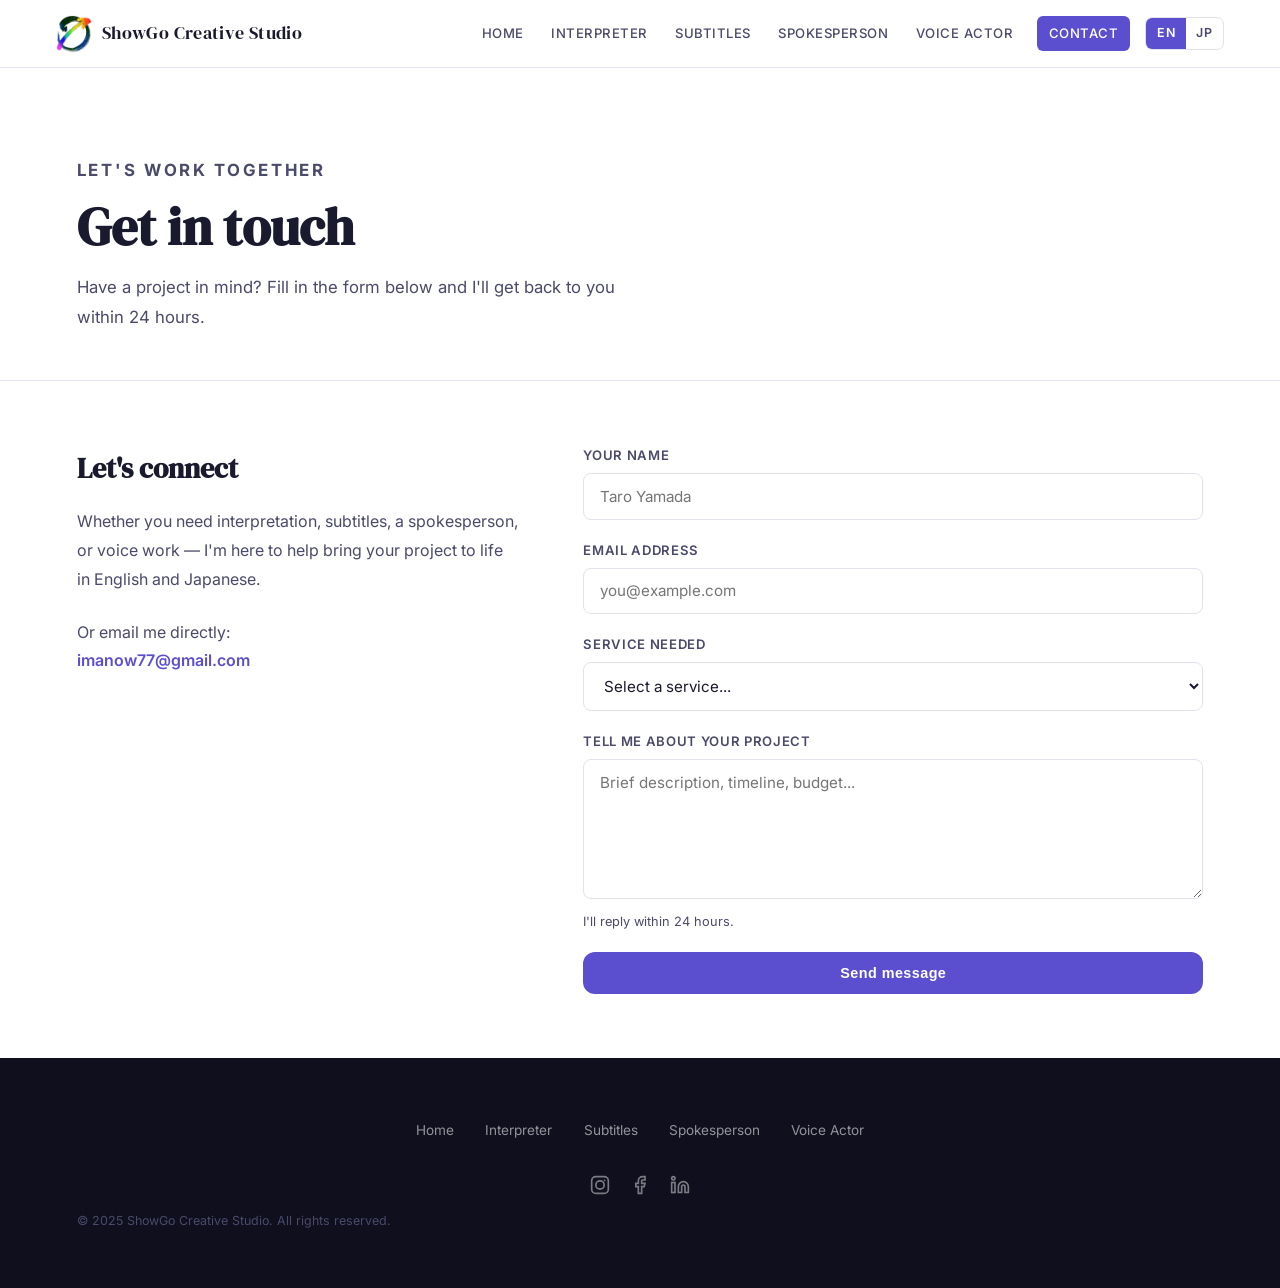
<file: contact.html>
<!DOCTYPE html>
<html lang="en">
<head>
<meta charset="UTF-8"/>
<meta name="viewport" content="width=device-width, initial-scale=1.0"/>
<title>ShowGo Creative Studio — Contact</title>
<link rel="preconnect" href="https://fonts.googleapis.com"/>
<link rel="preconnect" href="https://fonts.gstatic.com" crossorigin/>
<link href="https://fonts.googleapis.com/css2?family=DM+Serif+Display:ital@0;1&family=Inter:wght@400;500;600;700&display=swap" rel="stylesheet"/>
<link rel="stylesheet" href="style.css"/>
</head>
<body>
<nav id="main-nav">
  <div class="nav-inner">
  <a href="index.html" class="nav-logo">
    <img src="[data-uri]" alt="ShowGo Creative Studio logo"/>
    <span>ShowGo Creative Studio</span>
  </a>
  <div class="nav-links">
    <a href="index.html" data-en="Home" data-jp="ホーム">Home</a>
    <a href="interpreter.html" data-en="Interpreter" data-jp="通訳">Interpreter</a>
    <a href="subtitles.html" data-en="Subtitles" data-jp="字幕">Subtitles</a>
    <a href="spokesperson.html" data-en="Spokesperson" data-jp="スポークスパーソン">Spokesperson</a>
    <a href="voiceactor.html" data-en="Voice Actor" data-jp="声優">Voice Actor</a>
    <a href="contact.html" class="nav-contact-btn active" data-en="Contact" data-jp="お問い合わせ">Contact</a>
    <div class="lang-toggle">
      <a href="#" class="active-lang" onclick="setLang('en');return false;">EN</a>
      <a href="#" onclick="setLang('jp');return false;">JP</a>
    </div>
  </div>
  <div class="nav-hamburger" onclick="toggleMenu()" aria-label="Menu">
    <span></span><span></span><span></span>
  </div>
  </div>
</nav>
<div class="mobile-menu" id="mobile-menu">
  <a href="index.html" data-en="Home" data-jp="ホーム">Home</a>
  <a href="interpreter.html" data-en="Interpreter" data-jp="通訳">Interpreter</a>
  <a href="subtitles.html" data-en="Subtitles" data-jp="字幕">Subtitles</a>
  <a href="spokesperson.html" data-en="Spokesperson / UGC" data-jp="スポークスパーソン">Spokesperson / UGC</a>
  <a href="voiceactor.html" data-en="Voice Actor" data-jp="声優">Voice Actor</a>
  <a href="contact.html" class="mobile-contact" data-en="Contact Me" data-jp="お問い合わせ">Contact Me</a>
  <div class="mobile-lang">
    <a href="#" class="active-lang" onclick="setLang('en');return false;" id="mob-en">EN</a>
    <a href="#" onclick="setLang('jp');return false;" id="mob-jp">JP</a>
  </div>
</div>
<main>
  <section class="page-hero">
  <div class="page-hero-inner">
    <p class="page-hero-eyebrow" data-en="Let's work together" data-jp="一緒に仕事をしましょう">Let's work together</p>
    <h1 data-en="Get in touch" data-jp="お問い合わせ">Get in touch</h1>
    <p data-en="Have a project in mind? Fill in the form below and I'll get back to you within 24 hours." data-jp="プロジェクトのご相談はお気軽に。フォームにご記入いただければ、24時間以内にご連絡いたします。">Have a project in mind? Fill in the form below and I'll get back to you within 24 hours.</p>
  </section>
  <section class="contact-section">
  <div class="contact-inner">
    <div class="contact-grid">
      <div class="contact-info">
        <h2 data-en="Let's connect" data-jp="つながりましょう">Let's connect</h2>
        <p data-en="Whether you need interpretation, subtitles, a spokesperson, or voice work — I'm here to help bring your project to life in English and Japanese." data-jp="通訳・字幕・スポークスパーソン・声優など、どんなご依頼でもお気軽にどうぞ。英語・日本語でプロジェクトを実現するお手伝いをします。">Whether you need interpretation, subtitles, a spokesperson, or voice work — I'm here to help bring your project to life in English and Japanese.</p>
        <p><span data-en="Or email me directly:" data-jp="直接メールでのご連絡はこちら：">Or email me directly:</span><br/><a href="mailto:imanow77@gmail.com" style="color:var(--accent);font-weight:600;">imanow77@gmail.com</a></p>
      </div>
      <div>
        <!-- REPLACE YOUR_FORM_ID with your Formspree form ID -->
        <form class="contact-form" action="https://formspree.io/f/YOUR_FORM_ID" method="POST">
          <div class="form-group">
            <label for="name" data-en="Your name" data-jp="お名前">Your name</label>
            <input type="text" id="name" name="name" required placeholder="Taro Yamada"/>
          </div>
          <div class="form-group">
            <label for="email" data-en="Email address" data-jp="メールアドレス">Email address</label>
            <input type="email" id="email" name="email" required placeholder="you@example.com"/>
          </div>
          <div class="form-group">
            <label for="service" data-en="Service needed" data-jp="ご希望のサービス">Service needed</label>
            <select id="service" name="service">
              <option value="" data-en="Select a service..." data-jp="サービスを選択...">Select a service...</option>
              <option value="interpreter" data-en="EN/JP Interpretation" data-jp="英日・日英通訳">EN/JP Interpretation</option>
              <option value="subtitles" data-en="Subtitle Creation" data-jp="字幕制作">Subtitle Creation</option>
              <option value="spokesperson" data-en="Spokesperson / UGC" data-jp="スポークスパーソン・UGC">Spokesperson / UGC</option>
              <option value="voiceactor" data-en="Voice Acting" data-jp="声優">Voice Acting</option>
              <option value="other" data-en="Other / Not sure" data-jp="その他・未定">Other / Not sure</option>
            </select>
          </div>
          <div class="form-group">
            <label for="message" data-en="Tell me about your project" data-jp="プロジェクトについて教えてください">Tell me about your project</label>
            <textarea id="message" name="message" required placeholder="Brief description, timeline, budget..."></textarea>
          </div>
          <p class="form-note" data-en="I'll reply within 24 hours." data-jp="24時間以内にご返信します。">I'll reply within 24 hours.</p>
          <button type="submit" class="btn-primary" data-en="Send message" data-jp="送信する">Send message</button>
        </form>
      </div>
    </div>
  </div>
  </section>
</main>
<footer class="footer2">
  <div class="footer2-inner">
  <div class="footer2-nav">
    <a href="index.html" data-en="Home" data-jp="ホーム">Home</a>
    <a href="interpreter.html" data-en="Interpreter" data-jp="通訳">Interpreter</a>
    <a href="subtitles.html" data-en="Subtitles" data-jp="字幕">Subtitles</a>
    <a href="spokesperson.html" data-en="Spokesperson" data-jp="スポークスパーソン">Spokesperson</a>
    <a href="voiceactor.html" data-en="Voice Actor" data-jp="声優">Voice Actor</a>
  </div>
  <div class="footer2-social">
    <a href="#" aria-label="Instagram" class="social-icon" title="Instagram (coming soon)">
      <svg width="20" height="20" viewBox="0 0 24 24" fill="none" stroke="currentColor" stroke-width="2"><rect x="2" y="2" width="20" height="20" rx="5"/><circle cx="12" cy="12" r="5"/><circle cx="17.5" cy="6.5" r="1" fill="currentColor" stroke="none"/></svg>
    </a>
    <a href="#" aria-label="Facebook" class="social-icon" title="Facebook (coming soon)">
      <svg width="20" height="20" viewBox="0 0 24 24" fill="none" stroke="currentColor" stroke-width="2"><path d="M18 2h-3a5 5 0 0 0-5 5v3H7v4h3v8h4v-8h3l1-4h-4V7a1 1 0 0 1 1-1h3z"/></svg>
    </a>
    <a href="#" aria-label="LinkedIn" class="social-icon" title="LinkedIn (coming soon)">
      <svg width="20" height="20" viewBox="0 0 24 24" fill="none" stroke="currentColor" stroke-width="2"><path d="M16 8a6 6 0 0 1 6 6v7h-4v-7a2 2 0 0 0-2-2 2 2 0 0 0-2 2v7h-4v-7a6 6 0 0 1 6-6z"/><rect x="2" y="9" width="4" height="12"/><circle cx="4" cy="4" r="2"/></svg>
    </a>
  </div>
  </div>
  <p class="footer2-copy" data-en="© 2025 ShowGo Creative Studio. All rights reserved." data-jp="© 2025 ShowGo Creative Studio. 無断転載禁止。">© 2025 ShowGo Creative Studio. All rights reserved.</p>
  </div>
</footer>
<script src="lang.js"></script>
</body>
</html>
</file>
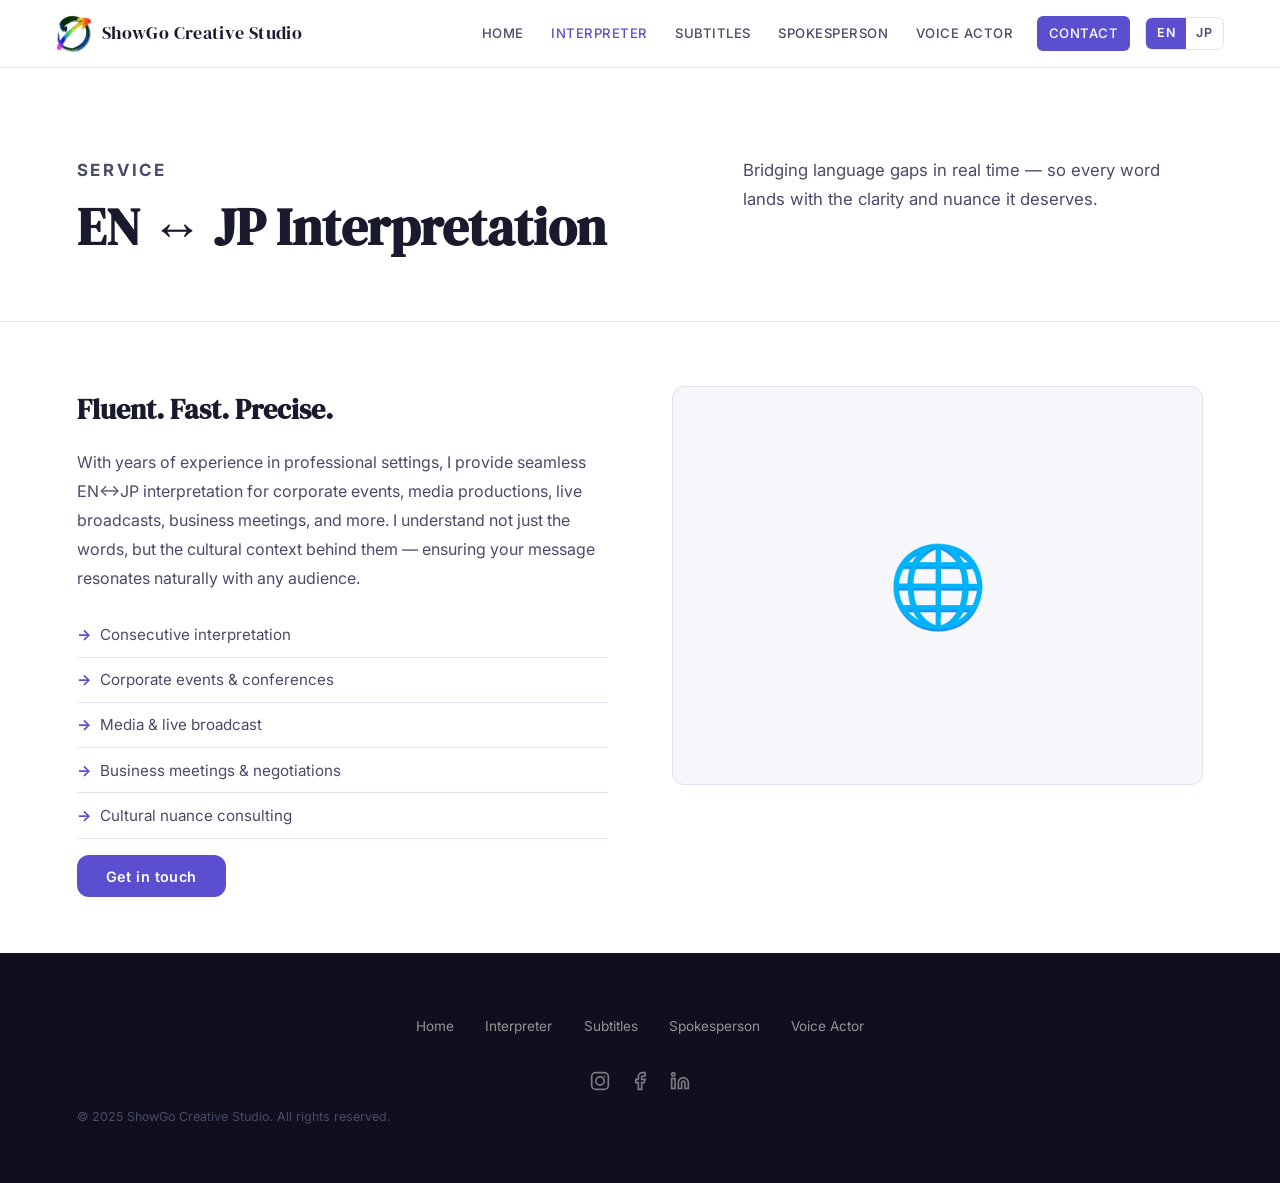
<file: interpreter.html>
<!DOCTYPE html>
<html lang="en">
<head>
<meta charset="UTF-8"/>
<meta name="viewport" content="width=device-width, initial-scale=1.0"/>
<title>Shogo — EN ↔ JP Interpretation</title>
<link rel="preconnect" href="https://fonts.googleapis.com"/>
<link rel="preconnect" href="https://fonts.gstatic.com" crossorigin/>
<link href="https://fonts.googleapis.com/css2?family=DM+Serif+Display:ital@0;1&family=Inter:wght@400;500;600;700&display=swap" rel="stylesheet"/>
<link rel="stylesheet" href="style.css"/>
</head>
<body>
<nav id="main-nav">
  <div class="nav-inner">
  <a href="index.html" class="nav-logo">
    <img src="[data-uri]" alt="ShowGo Creative Studio logo"/>
    <span>ShowGo Creative Studio</span>
  </a>
  <div class="nav-links">
    <a href="index.html" data-en="Home" data-jp="ホーム">Home</a>
    <a href="interpreter.html" data-en="Interpreter" data-jp="通訳">Interpreter</a>
    <a href="subtitles.html" data-en="Subtitles" data-jp="字幕">Subtitles</a>
    <a href="spokesperson.html" data-en="Spokesperson" data-jp="スポークスパーソン">Spokesperson</a>
    <a href="voiceactor.html" data-en="Voice Actor" data-jp="声優">Voice Actor</a>
    <a href="contact.html" class="nav-contact-btn" data-en="Contact" data-jp="お問い合わせ">Contact</a>
    <div class="lang-toggle">
      <a href="#" class="active-lang" onclick="setLang('en');return false;">EN</a>
      <a href="#" onclick="setLang('jp');return false;">JP</a>
    </div>
  </div>
  <div class="nav-hamburger" onclick="toggleMenu()" aria-label="Menu">
    <span></span><span></span><span></span>
  </div>
  </div>
</nav>
<div class="mobile-menu" id="mobile-menu">
  <a href="index.html" data-en="Home" data-jp="ホーム">Home</a>
  <a href="interpreter.html" data-en="Interpreter" data-jp="通訳">Interpreter</a>
  <a href="subtitles.html" data-en="Subtitles" data-jp="字幕">Subtitles</a>
  <a href="spokesperson.html" data-en="Spokesperson / UGC" data-jp="スポークスパーソン">Spokesperson / UGC</a>
  <a href="voiceactor.html" data-en="Voice Actor" data-jp="声優">Voice Actor</a>
  <a href="contact.html" class="mobile-contact" data-en="Contact Me" data-jp="お問い合わせ">Contact Me</a>
  <div class="mobile-lang">
    <a href="#" class="active-lang" onclick="setLang('en');return false;" id="mob-en">EN</a>
    <a href="#" onclick="setLang('jp');return false;" id="mob-jp">JP</a>
  </div>
</div>
<main>
  <section class="page-hero">
  <div class="page-hero-inner">
    <p class="page-hero-eyebrow" data-en="Service" data-jp="サービス">Service</p>
    <h1 data-en="EN ↔ JP Interpretation" data-jp="英日・日英通訳">EN ↔ JP Interpretation</h1>
  </div>
      </div>
<p data-en="Bridging language gaps in real time — so every word lands with the clarity and nuance it deserves." data-jp="言葉の壁をリアルタイムで取り除く。すべての言葉が正確なニュアンスで伝わるように。">Bridging language gaps in real time — so every word lands with the clarity and nuance it deserves.</p>
  </section>
  <section class="service-detail">
  <div class="service-detail-inner">
    <div class="detail-grid">
      <div class="detail-text">
        <h2 data-en="Fluent. Fast. Precise." data-jp="流暢・迅速・正確">Fluent. Fast. Precise.</h2>
        <p data-en="With years of experience in professional settings, I provide seamless EN↔JP interpretation for corporate events, media productions, live broadcasts, business meetings, and more. I understand not just the words, but the cultural context behind them — ensuring your message resonates naturally with any audience." data-jp="プロの現場での豊富な経験を活かし、企業イベント・メディア制作・生放送・ビジネス会議など幅広いシーンでシームレスな英日・日英通訳を提供しています。言葉だけでなく、その背景にある文化的なニュアンスも理解しているため、どんな場面でも自然に伝わる通訳をお届けします。">With years of experience in professional settings, I provide seamless EN↔JP interpretation for corporate events, media productions, live broadcasts, business meetings, and more. I understand not just the words, but the cultural context behind them — ensuring your message resonates naturally with any audience.</p>
        <ul class="detail-list" id="service-list"></ul>
        <a href="contact.html" class="btn-primary" data-en="Get in touch" data-jp="お問い合わせ">Get in touch</a>
      </div>
      <div class="detail-visual">🌐</div>
    </div>
  </div>
  </section>
</main>
<footer class="footer2">
  <div class="footer2-inner">
  <div class="footer2-nav">
    <a href="index.html" data-en="Home" data-jp="ホーム">Home</a>
    <a href="interpreter.html" data-en="Interpreter" data-jp="通訳">Interpreter</a>
    <a href="subtitles.html" data-en="Subtitles" data-jp="字幕">Subtitles</a>
    <a href="spokesperson.html" data-en="Spokesperson" data-jp="スポークスパーソン">Spokesperson</a>
    <a href="voiceactor.html" data-en="Voice Actor" data-jp="声優">Voice Actor</a>
  </div>
  <div class="footer2-social">
    <a href="#" aria-label="Instagram" class="social-icon" title="Instagram (coming soon)">
      <svg width="20" height="20" viewBox="0 0 24 24" fill="none" stroke="currentColor" stroke-width="2"><rect x="2" y="2" width="20" height="20" rx="5"/><circle cx="12" cy="12" r="5"/><circle cx="17.5" cy="6.5" r="1" fill="currentColor" stroke="none"/></svg>
    </a>
    <a href="#" aria-label="Facebook" class="social-icon" title="Facebook (coming soon)">
      <svg width="20" height="20" viewBox="0 0 24 24" fill="none" stroke="currentColor" stroke-width="2"><path d="M18 2h-3a5 5 0 0 0-5 5v3H7v4h3v8h4v-8h3l1-4h-4V7a1 1 0 0 1 1-1h3z"/></svg>
    </a>
    <a href="#" aria-label="LinkedIn" class="social-icon" title="LinkedIn (coming soon)">
      <svg width="20" height="20" viewBox="0 0 24 24" fill="none" stroke="currentColor" stroke-width="2"><path d="M16 8a6 6 0 0 1 6 6v7h-4v-7a2 2 0 0 0-2-2 2 2 0 0 0-2 2v7h-4v-7a6 6 0 0 1 6-6z"/><rect x="2" y="9" width="4" height="12"/><circle cx="4" cy="4" r="2"/></svg>
    </a>
  </div>
  </div>
  <p class="footer2-copy" data-en="© 2025 ShowGo Creative Studio. All rights reserved." data-jp="© 2025 ShowGo Creative Studio. 無断転載禁止。">© 2025 ShowGo Creative Studio. All rights reserved.</p>
</footer>
<script>
var listEn = ["Consecutive interpretation","Corporate events & conferences","Media & live broadcast","Business meetings & negotiations","Cultural nuance consulting"];
var listJp = ["逐次通訳","企業イベント・カンファレンス","メディア・生放送","商談・交渉","文化的ニュアンスコンサルティング"];
</script>
<script src="lang.js"></script>
</body>
</html>
</file>
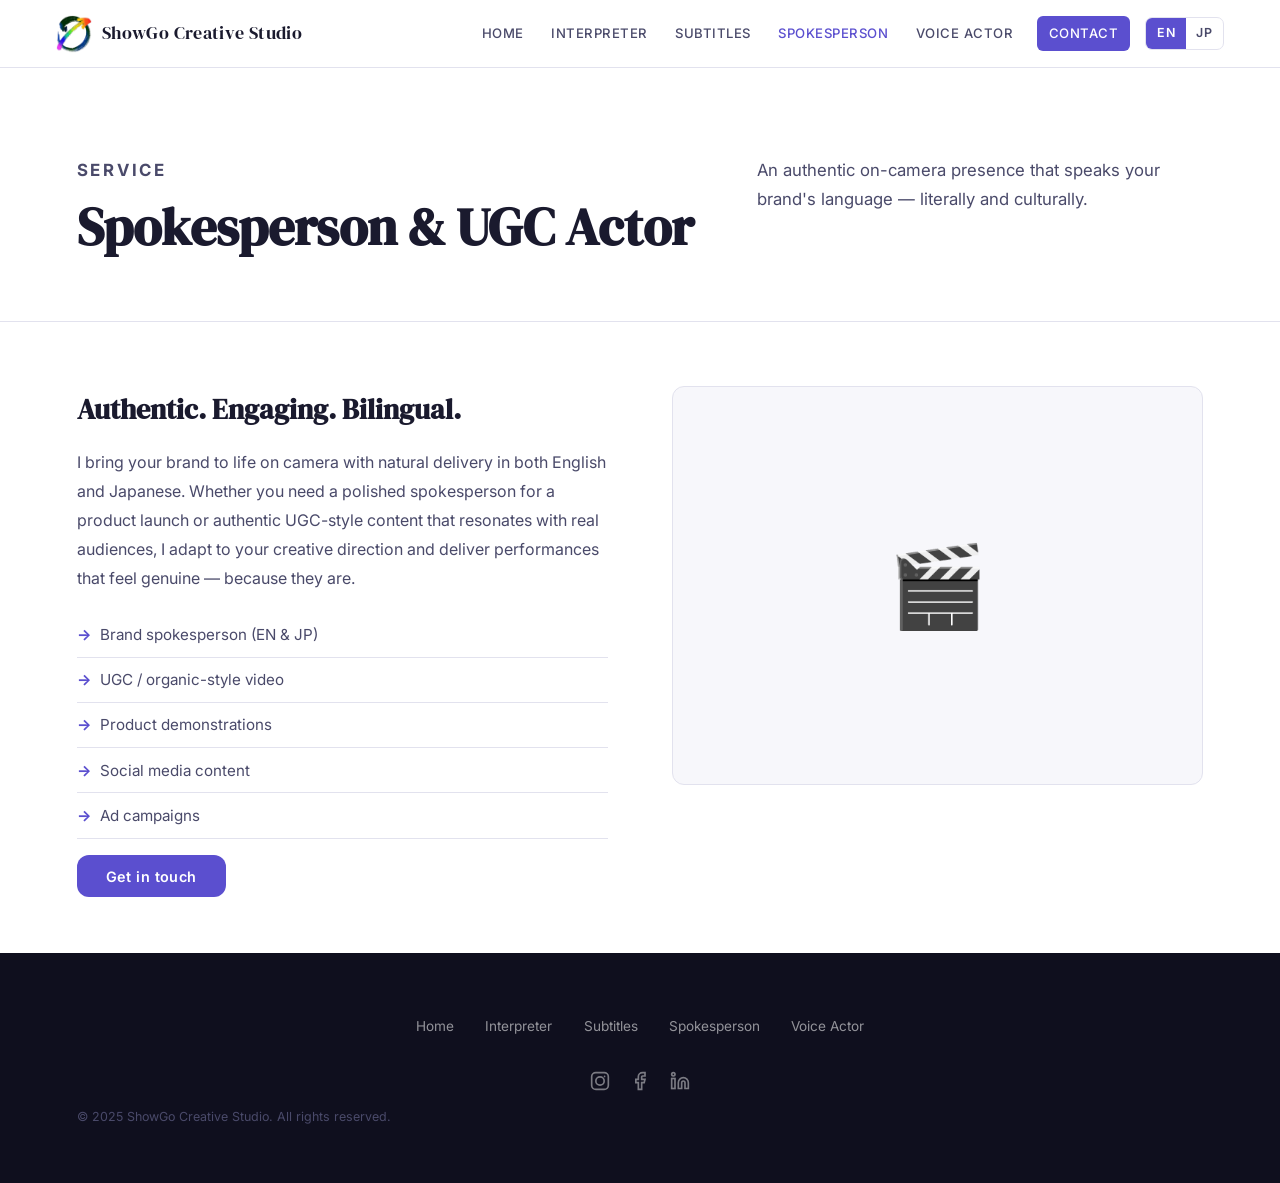
<file: spokesperson.html>
<!DOCTYPE html>
<html lang="en">
<head>
<meta charset="UTF-8"/>
<meta name="viewport" content="width=device-width, initial-scale=1.0"/>
<title>Shogo — Spokesperson &amp; UGC Actor</title>
<link rel="preconnect" href="https://fonts.googleapis.com"/>
<link rel="preconnect" href="https://fonts.gstatic.com" crossorigin/>
<link href="https://fonts.googleapis.com/css2?family=DM+Serif+Display:ital@0;1&family=Inter:wght@400;500;600;700&display=swap" rel="stylesheet"/>
<link rel="stylesheet" href="style.css"/>
</head>
<body>
<nav id="main-nav">
  <div class="nav-inner">
  <a href="index.html" class="nav-logo">
    <img src="[data-uri]" alt="ShowGo Creative Studio logo"/>
    <span>ShowGo Creative Studio</span>
  </a>
  <div class="nav-links">
    <a href="index.html" data-en="Home" data-jp="ホーム">Home</a>
    <a href="interpreter.html" data-en="Interpreter" data-jp="通訳">Interpreter</a>
    <a href="subtitles.html" data-en="Subtitles" data-jp="字幕">Subtitles</a>
    <a href="spokesperson.html" data-en="Spokesperson" data-jp="スポークスパーソン">Spokesperson</a>
    <a href="voiceactor.html" data-en="Voice Actor" data-jp="声優">Voice Actor</a>
    <a href="contact.html" class="nav-contact-btn" data-en="Contact" data-jp="お問い合わせ">Contact</a>
    <div class="lang-toggle">
      <a href="#" class="active-lang" onclick="setLang('en');return false;">EN</a>
      <a href="#" onclick="setLang('jp');return false;">JP</a>
    </div>
  </div>
  <div class="nav-hamburger" onclick="toggleMenu()" aria-label="Menu">
    <span></span><span></span><span></span>
  </div>
  </div>
</nav>
<div class="mobile-menu" id="mobile-menu">
  <a href="index.html" data-en="Home" data-jp="ホーム">Home</a>
  <a href="interpreter.html" data-en="Interpreter" data-jp="通訳">Interpreter</a>
  <a href="subtitles.html" data-en="Subtitles" data-jp="字幕">Subtitles</a>
  <a href="spokesperson.html" data-en="Spokesperson / UGC" data-jp="スポークスパーソン">Spokesperson / UGC</a>
  <a href="voiceactor.html" data-en="Voice Actor" data-jp="声優">Voice Actor</a>
  <a href="contact.html" class="mobile-contact" data-en="Contact Me" data-jp="お問い合わせ">Contact Me</a>
  <div class="mobile-lang">
    <a href="#" class="active-lang" onclick="setLang('en');return false;" id="mob-en">EN</a>
    <a href="#" onclick="setLang('jp');return false;" id="mob-jp">JP</a>
  </div>
</div>
<main>
  <section class="page-hero">
  <div class="page-hero-inner">
    <p class="page-hero-eyebrow" data-en="Service" data-jp="サービス">Service</p>
    <h1 data-en="Spokesperson &amp; UGC Actor" data-jp="スポークスパーソン・UGCアクター">Spokesperson &amp; UGC Actor</h1>
      </div>
<p data-en="An authentic on-camera presence that speaks your brand's language — literally and culturally." data-jp="ブランドの言葉を文字通り、そして文化的にも体現するオンカメラプレゼンス。">An authentic on-camera presence that speaks your brand's language — literally and culturally.</p>
  </section>
  <section class="service-detail">
  <div class="service-detail-inner">
    <div class="detail-grid">
      <div class="detail-text">
        <h2 data-en="Authentic. Engaging. Bilingual." data-jp="自然体・魅力的・バイリンガル">Authentic. Engaging. Bilingual.</h2>
        <p data-en="I bring your brand to life on camera with natural delivery in both English and Japanese. Whether you need a polished spokesperson for a product launch or authentic UGC-style content that resonates with real audiences, I adapt to your creative direction and deliver performances that feel genuine — because they are." data-jp="英語・日本語両方での自然な表現で、あなたのブランドをカメラの前で体現します。製品発表のためのスポークスパーソンが必要な方も、リアルなUGCスタイルのコンテンツを求める方も、クリエイティブの方向性に合わせて柔軟に対応し、本物らしいパフォーマンスをお届けします。">I bring your brand to life on camera with natural delivery in both English and Japanese. Whether you need a polished spokesperson for a product launch or authentic UGC-style content that resonates with real audiences, I adapt to your creative direction and deliver performances that feel genuine — because they are.</p>
        <ul class="detail-list" id="service-list"></ul>
        <a href="contact.html" class="btn-primary" data-en="Get in touch" data-jp="お問い合わせ">Get in touch</a>
      </div>
      <div class="detail-visual">🎬</div>
    </div>
  </div>
  </section>
</main>
<footer class="footer2">
  <div class="footer2-inner">
  <div class="footer2-nav">
    <a href="index.html" data-en="Home" data-jp="ホーム">Home</a>
    <a href="interpreter.html" data-en="Interpreter" data-jp="通訳">Interpreter</a>
    <a href="subtitles.html" data-en="Subtitles" data-jp="字幕">Subtitles</a>
    <a href="spokesperson.html" data-en="Spokesperson" data-jp="スポークスパーソン">Spokesperson</a>
    <a href="voiceactor.html" data-en="Voice Actor" data-jp="声優">Voice Actor</a>
  </div>
  <div class="footer2-social">
    <a href="#" aria-label="Instagram" class="social-icon" title="Instagram (coming soon)">
      <svg width="20" height="20" viewBox="0 0 24 24" fill="none" stroke="currentColor" stroke-width="2"><rect x="2" y="2" width="20" height="20" rx="5"/><circle cx="12" cy="12" r="5"/><circle cx="17.5" cy="6.5" r="1" fill="currentColor" stroke="none"/></svg>
    </a>
    <a href="#" aria-label="Facebook" class="social-icon" title="Facebook (coming soon)">
      <svg width="20" height="20" viewBox="0 0 24 24" fill="none" stroke="currentColor" stroke-width="2"><path d="M18 2h-3a5 5 0 0 0-5 5v3H7v4h3v8h4v-8h3l1-4h-4V7a1 1 0 0 1 1-1h3z"/></svg>
    </a>
    <a href="#" aria-label="LinkedIn" class="social-icon" title="LinkedIn (coming soon)">
      <svg width="20" height="20" viewBox="0 0 24 24" fill="none" stroke="currentColor" stroke-width="2"><path d="M16 8a6 6 0 0 1 6 6v7h-4v-7a2 2 0 0 0-2-2 2 2 0 0 0-2 2v7h-4v-7a6 6 0 0 1 6-6z"/><rect x="2" y="9" width="4" height="12"/><circle cx="4" cy="4" r="2"/></svg>
    </a>
  </div>
  </div>
  <p class="footer2-copy" data-en="© 2025 ShowGo Creative Studio. All rights reserved." data-jp="© 2025 ShowGo Creative Studio. 無断転載禁止。">© 2025 ShowGo Creative Studio. All rights reserved.</p>
</footer>
<script>
var listEn = ["Brand spokesperson (EN & JP)","UGC / organic-style video","Product demonstrations","Social media content","Ad campaigns"];
var listJp = ["ブランドスポークスパーソン（英語・日本語）","UGC・オーガニックスタイル動画","製品デモンストレーション","SNSコンテンツ","広告キャンペーン"];
</script>
<script src="lang.js"></script>
</body>
</html>
</file>
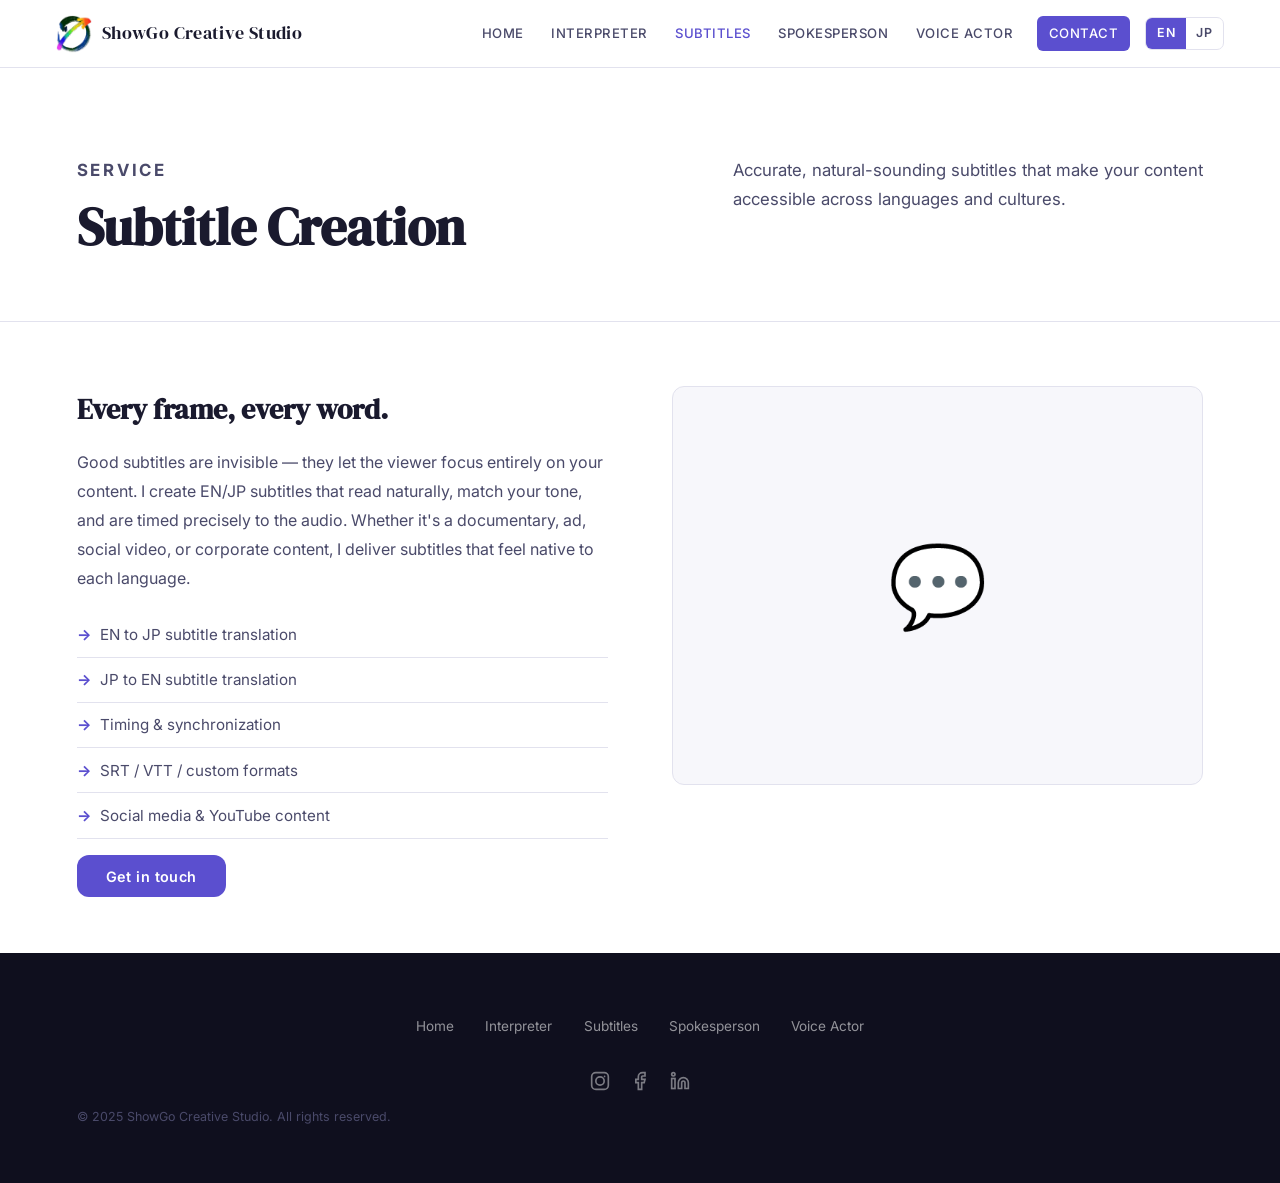
<file: subtitles.html>
<!DOCTYPE html>
<html lang="en">
<head>
<meta charset="UTF-8"/>
<meta name="viewport" content="width=device-width, initial-scale=1.0"/>
<title>Shogo — Subtitle Creation</title>
<link rel="preconnect" href="https://fonts.googleapis.com"/>
<link rel="preconnect" href="https://fonts.gstatic.com" crossorigin/>
<link href="https://fonts.googleapis.com/css2?family=DM+Serif+Display:ital@0;1&family=Inter:wght@400;500;600;700&display=swap" rel="stylesheet"/>
<link rel="stylesheet" href="style.css"/>
</head>
<body>
<nav id="main-nav">
  <div class="nav-inner">
  <a href="index.html" class="nav-logo">
    <img src="[data-uri]" alt="ShowGo Creative Studio logo"/>
    <span>ShowGo Creative Studio</span>
  </a>
  <div class="nav-links">
    <a href="index.html" data-en="Home" data-jp="ホーム">Home</a>
    <a href="interpreter.html" data-en="Interpreter" data-jp="通訳">Interpreter</a>
    <a href="subtitles.html" data-en="Subtitles" data-jp="字幕">Subtitles</a>
    <a href="spokesperson.html" data-en="Spokesperson" data-jp="スポークスパーソン">Spokesperson</a>
    <a href="voiceactor.html" data-en="Voice Actor" data-jp="声優">Voice Actor</a>
    <a href="contact.html" class="nav-contact-btn" data-en="Contact" data-jp="お問い合わせ">Contact</a>
    <div class="lang-toggle">
      <a href="#" class="active-lang" onclick="setLang('en');return false;">EN</a>
      <a href="#" onclick="setLang('jp');return false;">JP</a>
    </div>
  </div>
  <div class="nav-hamburger" onclick="toggleMenu()" aria-label="Menu">
    <span></span><span></span><span></span>
  </div>
  </div>
</nav>
<div class="mobile-menu" id="mobile-menu">
  <a href="index.html" data-en="Home" data-jp="ホーム">Home</a>
  <a href="interpreter.html" data-en="Interpreter" data-jp="通訳">Interpreter</a>
  <a href="subtitles.html" data-en="Subtitles" data-jp="字幕">Subtitles</a>
  <a href="spokesperson.html" data-en="Spokesperson / UGC" data-jp="スポークスパーソン">Spokesperson / UGC</a>
  <a href="voiceactor.html" data-en="Voice Actor" data-jp="声優">Voice Actor</a>
  <a href="contact.html" class="mobile-contact" data-en="Contact Me" data-jp="お問い合わせ">Contact Me</a>
  <div class="mobile-lang">
    <a href="#" class="active-lang" onclick="setLang('en');return false;" id="mob-en">EN</a>
    <a href="#" onclick="setLang('jp');return false;" id="mob-jp">JP</a>
  </div>
</div>
<main>
  <section class="page-hero">
  <div class="page-hero-inner">
    <p class="page-hero-eyebrow" data-en="Service" data-jp="サービス">Service</p>
    <h1 data-en="Subtitle Creation" data-jp="字幕制作">Subtitle Creation</h1>
      </div>
<p data-en="Accurate, natural-sounding subtitles that make your content accessible across languages and cultures." data-jp="自然で正確な字幕で、コンテンツを言語と文化を超えて届けます。">Accurate, natural-sounding subtitles that make your content accessible across languages and cultures.</p>
  </section>
  <section class="service-detail">
  <div class="service-detail-inner">
    <div class="detail-grid">
      <div class="detail-text">
        <h2 data-en="Every frame, every word." data-jp="すべてのフレーム、すべての言葉。">Every frame, every word.</h2>
        <p data-en="Good subtitles are invisible — they let the viewer focus entirely on your content. I create EN/JP subtitles that read naturally, match your tone, and are timed precisely to the audio. Whether it's a documentary, ad, social video, or corporate content, I deliver subtitles that feel native to each language." data-jp="優れた字幕は目立ちません。視聴者がコンテンツだけに集中できるようにするためです。自然に読めて、あなたのトーンに合い、音声にぴったり合わせた英語・日本語字幕を制作します。ドキュメンタリー、広告、SNS動画、企業コンテンツなど、各言語でネイティブらしく感じられる字幕をお届けします。">Good subtitles are invisible — they let the viewer focus entirely on your content. I create EN/JP subtitles that read naturally, match your tone, and are timed precisely to the audio. Whether it's a documentary, ad, social video, or corporate content, I deliver subtitles that feel native to each language.</p>
        <ul class="detail-list" id="service-list"></ul>
        <a href="contact.html" class="btn-primary" data-en="Get in touch" data-jp="お問い合わせ">Get in touch</a>
      </div>
      <div class="detail-visual">💬</div>
    </div>
  </div>
  </section>
</main>
<footer class="footer2">
  <div class="footer2-inner">
  <div class="footer2-nav">
    <a href="index.html" data-en="Home" data-jp="ホーム">Home</a>
    <a href="interpreter.html" data-en="Interpreter" data-jp="通訳">Interpreter</a>
    <a href="subtitles.html" data-en="Subtitles" data-jp="字幕">Subtitles</a>
    <a href="spokesperson.html" data-en="Spokesperson" data-jp="スポークスパーソン">Spokesperson</a>
    <a href="voiceactor.html" data-en="Voice Actor" data-jp="声優">Voice Actor</a>
  </div>
  <div class="footer2-social">
    <a href="#" aria-label="Instagram" class="social-icon" title="Instagram (coming soon)">
      <svg width="20" height="20" viewBox="0 0 24 24" fill="none" stroke="currentColor" stroke-width="2"><rect x="2" y="2" width="20" height="20" rx="5"/><circle cx="12" cy="12" r="5"/><circle cx="17.5" cy="6.5" r="1" fill="currentColor" stroke="none"/></svg>
    </a>
    <a href="#" aria-label="Facebook" class="social-icon" title="Facebook (coming soon)">
      <svg width="20" height="20" viewBox="0 0 24 24" fill="none" stroke="currentColor" stroke-width="2"><path d="M18 2h-3a5 5 0 0 0-5 5v3H7v4h3v8h4v-8h3l1-4h-4V7a1 1 0 0 1 1-1h3z"/></svg>
    </a>
    <a href="#" aria-label="LinkedIn" class="social-icon" title="LinkedIn (coming soon)">
      <svg width="20" height="20" viewBox="0 0 24 24" fill="none" stroke="currentColor" stroke-width="2"><path d="M16 8a6 6 0 0 1 6 6v7h-4v-7a2 2 0 0 0-2-2 2 2 0 0 0-2 2v7h-4v-7a6 6 0 0 1 6-6z"/><rect x="2" y="9" width="4" height="12"/><circle cx="4" cy="4" r="2"/></svg>
    </a>
  </div>
  </div>
  <p class="footer2-copy" data-en="© 2025 ShowGo Creative Studio. All rights reserved." data-jp="© 2025 ShowGo Creative Studio. 無断転載禁止。">© 2025 ShowGo Creative Studio. All rights reserved.</p>
</footer>
<script>
var listEn = ["EN to JP subtitle translation","JP to EN subtitle translation","Timing & synchronization","SRT / VTT / custom formats","Social media & YouTube content"];
var listJp = ["英語→日本語字幕翻訳","日本語→英語字幕翻訳","タイミング・同期調整","SRT・VTT・各種フォーマット対応","SNS・YouTubeコンテンツ対応"];
</script>
<script src="lang.js"></script>
</body>
</html>
</file>
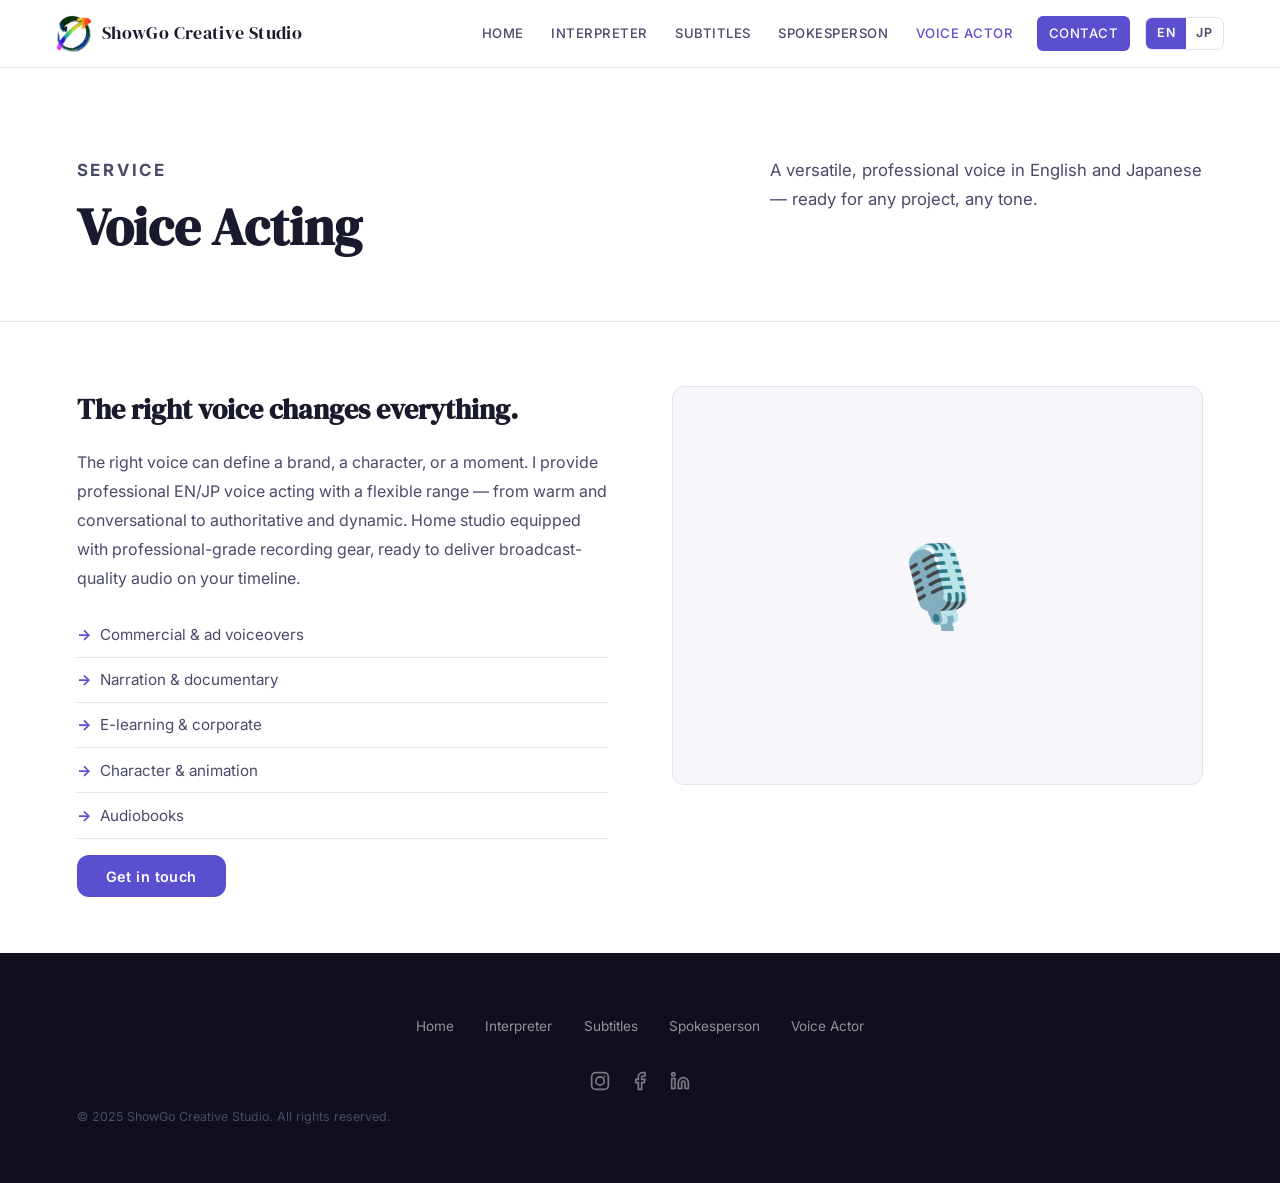
<file: voiceactor.html>
<!DOCTYPE html>
<html lang="en">
<head>
<meta charset="UTF-8"/>
<meta name="viewport" content="width=device-width, initial-scale=1.0"/>
<title>Shogo — Voice Acting</title>
<link rel="preconnect" href="https://fonts.googleapis.com"/>
<link rel="preconnect" href="https://fonts.gstatic.com" crossorigin/>
<link href="https://fonts.googleapis.com/css2?family=DM+Serif+Display:ital@0;1&family=Inter:wght@400;500;600;700&display=swap" rel="stylesheet"/>
<link rel="stylesheet" href="style.css"/>
</head>
<body>
<nav id="main-nav">
  <div class="nav-inner">
  <a href="index.html" class="nav-logo">
    <img src="[data-uri]" alt="ShowGo Creative Studio logo"/>
    <span>ShowGo Creative Studio</span>
  </a>
  <div class="nav-links">
    <a href="index.html" data-en="Home" data-jp="ホーム">Home</a>
    <a href="interpreter.html" data-en="Interpreter" data-jp="通訳">Interpreter</a>
    <a href="subtitles.html" data-en="Subtitles" data-jp="字幕">Subtitles</a>
    <a href="spokesperson.html" data-en="Spokesperson" data-jp="スポークスパーソン">Spokesperson</a>
    <a href="voiceactor.html" data-en="Voice Actor" data-jp="声優">Voice Actor</a>
    <a href="contact.html" class="nav-contact-btn" data-en="Contact" data-jp="お問い合わせ">Contact</a>
    <div class="lang-toggle">
      <a href="#" class="active-lang" onclick="setLang('en');return false;">EN</a>
      <a href="#" onclick="setLang('jp');return false;">JP</a>
    </div>
  </div>
  <div class="nav-hamburger" onclick="toggleMenu()" aria-label="Menu">
    <span></span><span></span><span></span>
  </div>
  </div>
</nav>
<div class="mobile-menu" id="mobile-menu">
  <a href="index.html" data-en="Home" data-jp="ホーム">Home</a>
  <a href="interpreter.html" data-en="Interpreter" data-jp="通訳">Interpreter</a>
  <a href="subtitles.html" data-en="Subtitles" data-jp="字幕">Subtitles</a>
  <a href="spokesperson.html" data-en="Spokesperson / UGC" data-jp="スポークスパーソン">Spokesperson / UGC</a>
  <a href="voiceactor.html" data-en="Voice Actor" data-jp="声優">Voice Actor</a>
  <a href="contact.html" class="mobile-contact" data-en="Contact Me" data-jp="お問い合わせ">Contact Me</a>
  <div class="mobile-lang">
    <a href="#" class="active-lang" onclick="setLang('en');return false;" id="mob-en">EN</a>
    <a href="#" onclick="setLang('jp');return false;" id="mob-jp">JP</a>
  </div>
</div>
<main>
  <section class="page-hero">
  <div class="page-hero-inner">
    <p class="page-hero-eyebrow" data-en="Service" data-jp="サービス">Service</p>
    <h1 data-en="Voice Acting" data-jp="声優">Voice Acting</h1>
      </div>
<p data-en="A versatile, professional voice in English and Japanese — ready for any project, any tone." data-jp="英語・日本語対応の多才なプロの声。どんなプロジェクトにも、どんなトーンにも対応します。">A versatile, professional voice in English and Japanese — ready for any project, any tone.</p>
  </section>
  <section class="service-detail">
  <div class="service-detail-inner">
    <div class="detail-grid">
      <div class="detail-text">
        <h2 data-en="The right voice changes everything." data-jp="声が変われば、すべてが変わる。">The right voice changes everything.</h2>
        <p data-en="The right voice can define a brand, a character, or a moment. I provide professional EN/JP voice acting with a flexible range — from warm and conversational to authoritative and dynamic. Home studio equipped with professional-grade recording gear, ready to deliver broadcast-quality audio on your timeline." data-jp="適切な声は、ブランドやキャラクター、瞬間を決定づけます。温かみのある会話調から権威ある力強いトーンまで、幅広いレンジでプロの英語・日本語ボイスオーバーを提供します。プロ仕様の録音機材を備えたホームスタジオで、放送品質の音声をご希望のスケジュールに合わせてお届けします。">The right voice can define a brand, a character, or a moment. I provide professional EN/JP voice acting with a flexible range — from warm and conversational to authoritative and dynamic. Home studio equipped with professional-grade recording gear, ready to deliver broadcast-quality audio on your timeline.</p>
        <ul class="detail-list" id="service-list"></ul>
        <a href="contact.html" class="btn-primary" data-en="Get in touch" data-jp="お問い合わせ">Get in touch</a>
      </div>
      <div class="detail-visual">🎙️</div>
    </div>
  </div>
  </section>
</main>
<footer class="footer2">
  <div class="footer2-inner">
  <div class="footer2-nav">
    <a href="index.html" data-en="Home" data-jp="ホーム">Home</a>
    <a href="interpreter.html" data-en="Interpreter" data-jp="通訳">Interpreter</a>
    <a href="subtitles.html" data-en="Subtitles" data-jp="字幕">Subtitles</a>
    <a href="spokesperson.html" data-en="Spokesperson" data-jp="スポークスパーソン">Spokesperson</a>
    <a href="voiceactor.html" data-en="Voice Actor" data-jp="声優">Voice Actor</a>
  </div>
  <div class="footer2-social">
    <a href="#" aria-label="Instagram" class="social-icon" title="Instagram (coming soon)">
      <svg width="20" height="20" viewBox="0 0 24 24" fill="none" stroke="currentColor" stroke-width="2"><rect x="2" y="2" width="20" height="20" rx="5"/><circle cx="12" cy="12" r="5"/><circle cx="17.5" cy="6.5" r="1" fill="currentColor" stroke="none"/></svg>
    </a>
    <a href="#" aria-label="Facebook" class="social-icon" title="Facebook (coming soon)">
      <svg width="20" height="20" viewBox="0 0 24 24" fill="none" stroke="currentColor" stroke-width="2"><path d="M18 2h-3a5 5 0 0 0-5 5v3H7v4h3v8h4v-8h3l1-4h-4V7a1 1 0 0 1 1-1h3z"/></svg>
    </a>
    <a href="#" aria-label="LinkedIn" class="social-icon" title="LinkedIn (coming soon)">
      <svg width="20" height="20" viewBox="0 0 24 24" fill="none" stroke="currentColor" stroke-width="2"><path d="M16 8a6 6 0 0 1 6 6v7h-4v-7a2 2 0 0 0-2-2 2 2 0 0 0-2 2v7h-4v-7a6 6 0 0 1 6-6z"/><rect x="2" y="9" width="4" height="12"/><circle cx="4" cy="4" r="2"/></svg>
    </a>
  </div>
  </div>
  <p class="footer2-copy" data-en="© 2025 ShowGo Creative Studio. All rights reserved." data-jp="© 2025 ShowGo Creative Studio. 無断転載禁止。">© 2025 ShowGo Creative Studio. All rights reserved.</p>
</footer>
<script>
var listEn = ["Commercial & ad voiceovers","Narration & documentary","E-learning & corporate","Character & animation","Audiobooks"];
var listJp = ["コマーシャル・広告ナレーション","ナレーション・ドキュメンタリー","eラーニング・企業向け","キャラクター・アニメーション","オーディオブック"];
</script>
<script src="lang.js"></script>
</body>
</html>
</file>
<file: style.css>
/* ===== TOKENS ===== */
:root {
  --ink: #1a1a2e;
  --ink-light: #4a4a6a;
  --bg: #ffffff;
  --bg-soft: #f7f7fb;
  --accent: #5b4fcf;
  --accent-warm: #e8623a;
  --border: #e2e2ee;
  --nav-h: 68px;
  --radius: 12px;
  --font-display: 'DM Serif Display', Georgia, serif;
  --font-body: 'Inter', system-ui, sans-serif;
}

/* ===== RESET ===== */
*, *::before, *::after { box-sizing: border-box; margin: 0; padding: 0; }
html { scroll-behavior: smooth; }
body {
  font-family: var(--font-body);
  color: var(--ink);
  background: var(--bg);
  line-height: 1.65;
  -webkit-font-smoothing: antialiased;
}
a { color: inherit; text-decoration: none; }
img { display: block; max-width: 100%; }

/* ===== NAV ===== */
nav {
  position: fixed; top: 0; left: 0; right: 0; z-index: 100;
  height: var(--nav-h);
  background: rgba(255,255,255,0.94);
  backdrop-filter: blur(12px);
  border-bottom: 1px solid var(--border);
  display: flex; align-items: center;
  justify-content: center;
  padding: 0;
}
.nav-inner {
  width: 100%; max-width: var(--max-w);
  display: flex; align-items: center; gap: 2rem;
  padding: 0 clamp(1.5rem, 5vw, 3.5rem);
}
.nav-logo { display: flex; align-items: center; gap: 0.6rem; text-decoration: none; white-space: nowrap; flex-shrink: 0; }
.nav-logo img { height: 38px; width: auto; }
.nav-logo span { font-family: var(--font-display); font-size: 1.15rem; color: var(--ink); letter-spacing: 0.02em; }
.nav-links { display: flex; align-items: center; gap: 0.2rem; margin-left: auto; }
.nav-links a {
  font-size: 0.82rem; font-weight: 500; letter-spacing: 0.04em; text-transform: uppercase;
  padding: 0.4rem 0.75rem; border-radius: 6px; color: var(--ink-light);
  transition: color 0.2s, background 0.2s;
}
.nav-links a:hover { color: var(--accent); background: #f0eeff; }
.nav-links a.active { color: var(--accent); }
.nav-contact-btn {
  font-size: 0.82rem; font-weight: 600; letter-spacing: 0.04em; text-transform: uppercase;
  padding: 0.45rem 1.1rem; border-radius: 6px;
  background: var(--accent); color: #fff !important;
  transition: opacity 0.2s, transform 0.15s;
  margin-left: 0.5rem;
}
.nav-contact-btn:hover { opacity: 0.88; transform: translateY(-1px); background: var(--accent) !important; }
.lang-toggle {
  display: flex; align-items: center; gap: 0;
  border: 1.5px solid var(--border); border-radius: 7px; overflow: hidden;
  margin-left: 0.75rem;
}
.lang-toggle a {
  font-size: 0.78rem; font-weight: 600; letter-spacing: 0.06em;
  padding: 0.3rem 0.65rem; color: var(--ink-light) !important;
 border-radius: 0 !important;
  transition: background 0.2s, color 0.2s;
  text-transform: uppercase;
}
.lang-toggle a.active-lang { background: var(--accent); color: #fff !important; }

/* Hamburger */
.nav-hamburger { display: none; flex-direction: column; gap: 5px; cursor: pointer; margin-left: auto; padding: 4px; }
.nav-hamburger span { display: block; width: 24px; height: 2px; background: var(--ink); border-radius: 2px; transition: all 0.3s; }
.mobile-menu {
  display: none; position: fixed; top: var(--nav-h); left: 0; right: 0;
  background: #fff; border-bottom: 1px solid var(--border);
  flex-direction: column; padding: 1rem 1.5rem 1.5rem; gap: 0.25rem; z-index: 99;
}
.mobile-menu a {
  font-size: 0.95rem; font-weight: 500; padding: 0.65rem 0.5rem;
  border-bottom: 1px solid var(--border); color: var(--ink-light);
}
.mobile-menu a:last-child { border-bottom: none; }
.mobile-menu .mobile-contact {
  margin-top: 0.5rem; background: var(--accent); color: #fff !important;
  text-align: center; border-radius: 8px; padding: 0.75rem; font-weight: 600; border-bottom: none;
}
.mobile-lang { display: flex; gap: 0.5rem; margin-top: 0.5rem; }
.mobile-lang a { border: 1.5px solid var(--border); border-radius: 6px; padding: 0.4rem 0.9rem; font-size: 0.82rem; font-weight: 600; text-align: center; border-bottom: 1.5px solid var(--border) !important; }
.mobile-lang a.active-lang { background: var(--accent); color: #fff; border-color: var(--accent) !important; }

/* ===== MAX WIDTH CONTAINER ===== */
:root {
  --max-w: 1280px;
}

/* ===== PAGE WRAPPER ===== */
main { padding-top: var(--nav-h); }

/* ===== HERO ===== */
.hero {
  display: grid; grid-template-columns: 1fr 1fr;
  min-height: calc(100vh - var(--nav-h));
  align-items: center;
}
.hero-text { padding: clamp(3rem, 8vw, 6rem) clamp(2rem, 6vw, 5rem); }
.hero-eyebrow {
  display: inline-block; font-size: 0.75rem; font-weight: 700;
  letter-spacing: 0.14em; text-transform: uppercase;
  color: var(--accent); margin-bottom: 1.25rem;
  border-bottom: 2px solid var(--accent); padding-bottom: 0.2rem;
}
.hero h1 {
  font-family: var(--font-display);
  font-size: clamp(2.4rem, 5.5vw, 4rem);
  line-height: 1.12; color: var(--ink);
  margin-bottom: 1.25rem;
}
.hero h1 em { font-style: normal; color: var(--accent-warm); }
.hero-sub {
  font-size: clamp(1rem, 2vw, 1.15rem);
  color: var(--ink-light); max-width: 460px;
  margin-bottom: 2rem; line-height: 1.75;
}
.hero-cta { display: flex; gap: 1rem; flex-wrap: wrap; }
.btn-primary {
  padding: 0.8rem 1.8rem; background: var(--accent); color: #fff;
  border-radius: var(--radius); font-weight: 600; font-size: 0.9rem;
  letter-spacing: 0.03em; transition: opacity 0.2s, transform 0.15s;
  border: none; cursor: pointer;
}
.btn-primary:hover { opacity: 0.88; transform: translateY(-2px); }
.btn-outline {
  padding: 0.8rem 1.8rem; background: transparent;
  border: 1.5px solid var(--border); color: var(--ink);
  border-radius: var(--radius); font-weight: 600; font-size: 0.9rem;
  transition: border-color 0.2s, color 0.2s, transform 0.15s; cursor: pointer;
}
.btn-outline:hover { border-color: var(--accent); color: var(--accent); transform: translateY(-2px); }
.hero-image {
  position: relative; height: 100%;
  min-height: calc(100vh - var(--nav-h));
  overflow: hidden; background: var(--bg-soft);
  display: flex; align-items: flex-end; justify-content: center;
}
.hero-image img {
  width: 100%; height: 100%;
  object-fit: cover; object-position: top center;
}
.hero-image::before {
  content: ''; position: absolute; inset: 0;
  background: linear-gradient(135deg, rgba(91,79,207,0.08) 0%, transparent 60%);
  z-index: 1;
}

/* ===== CLIENTS ===== */
.clients { padding: 4rem clamp(1.5rem, 6vw, 5rem); border-top: none; }
.clients-label {
  font-size: 0.72rem; font-weight: 700; letter-spacing: 0.16em;
  text-transform: uppercase; color: var(--ink-light);
  text-align: center; margin-bottom: 2rem;
}
.clients-row {
  display: flex; flex-wrap: wrap; justify-content: center;
  align-items: center; gap: 1.5rem 3rem;
}
.clients-row span {
  font-family: var(--font-display);
  font-size: clamp(0.85rem, 1.5vw, 1.05rem);
  color: #b0b0c8; font-weight: 400; letter-spacing: 0.06em;
  transition: color 0.2s; cursor: default;
  text-transform: uppercase;
}
.clients-row span:hover { color: var(--ink); }

/* ===== SERVICES GRID (homepage) ===== */
.services-section { padding: 5rem clamp(1.5rem, 6vw, 5rem); background: var(--bg-soft); }
.section-title {
  font-family: var(--font-display);
  font-size: clamp(1.8rem, 4vw, 2.5rem);
  color: var(--ink); margin-bottom: 0.5rem;
}
.section-sub { color: var(--ink-light); margin-bottom: 3rem; max-width: 520px; }
.services-grid {
  display: grid;
  grid-template-columns: repeat(auto-fit, minmax(240px, 1fr));
  gap: 1.5rem;
}
.service-card {
  background: #fff; border: 1px solid var(--border);
  border-radius: var(--radius); padding: 2rem 1.75rem;
  transition: box-shadow 0.2s, transform 0.2s; text-decoration: none; display: block;
}
.service-card:hover { box-shadow: 0 8px 32px rgba(91,79,207,0.10); transform: translateY(-3px); }
.service-icon { font-size: 2rem; margin-bottom: 1rem; }
.service-card h3 { font-family: var(--font-display); font-size: 1.25rem; margin-bottom: 0.5rem; color: var(--ink); }
.service-card p { font-size: 0.9rem; color: var(--ink-light); line-height: 1.6; }
.service-arrow {
  display: inline-block; margin-top: 1.25rem;
  font-size: 0.8rem; font-weight: 600; letter-spacing: 0.06em;
  color: var(--accent); text-transform: uppercase;
}

/* ===== INNER PAGE HERO ===== */
.page-hero {
  padding: clamp(3rem, 7vw, 5.5rem) clamp(1.5rem, 6vw, 5rem) 3rem;
  border-bottom: 1px solid var(--border);
  display: flex; justify-content: center;
}
.page-hero-inner { width: 100%; }
.page-hero-eyebrow {
  font-size: 0.72rem; font-weight: 700; letter-spacing: 0.16em;
  text-transform: uppercase; color: var(--accent); margin-bottom: 0.75rem;
}
.page-hero h1 {
  font-family: var(--font-display);
  font-size: clamp(2rem, 5vw, 3.25rem);
  line-height: 1.15; margin-bottom: 1rem;
}
.page-hero p { color: var(--ink-light); max-width: 580px; font-size: 1.05rem; line-height: 1.75; }

/* ===== SERVICE DETAIL ===== */
.service-detail {
  padding: 4rem clamp(1.5rem, 6vw, 5rem);
  display: flex; justify-content: center;
}
.contact-section {
  padding: 4rem clamp(1.5rem, 6vw, 5rem);
  display: flex; justify-content: center;
}
.detail-grid { display: grid; grid-template-columns: 1fr 1fr; gap: 4rem; align-items: start; }
.detail-grid.reverse { direction: rtl; }
.detail-grid.reverse > * { direction: ltr; }
.detail-text h2 { font-family: var(--font-display); font-size: 1.75rem; margin-bottom: 1rem; }
.detail-text p { color: var(--ink-light); margin-bottom: 1.25rem; line-height: 1.8; }
.detail-list { list-style: none; margin-bottom: 1.5rem; }
.detail-list li {
  padding: 0.6rem 0; border-bottom: 1px solid var(--border);
  font-size: 0.95rem; display: flex; align-items: center; gap: 0.6rem; color: var(--ink-light);
}
.detail-list li::before { content: '→'; color: var(--accent); font-weight: 700; }
.detail-visual {
  background: var(--bg-soft); border-radius: var(--radius);
  aspect-ratio: 4/3; display: flex; align-items: center; justify-content: center;
  font-size: 5rem; border: 1px solid var(--border);
}

/* ===== CONTACT PAGE ===== */
.contact-section { padding: 4rem clamp(1.5rem, 6vw, 5rem); }
.contact-grid { display: grid; grid-template-columns: 1fr 1.4fr; gap: 4rem; align-items: start; }
.contact-info h2 { font-family: var(--font-display); font-size: 1.75rem; margin-bottom: 1rem; }
.contact-info p { color: var(--ink-light); line-height: 1.8; margin-bottom: 1.5rem; }
.contact-email a { color: var(--accent); font-weight: 600; font-size: 1.05rem; }
.contact-form { display: flex; flex-direction: column; gap: 1.25rem; }
.form-group { display: flex; flex-direction: column; gap: 0.4rem; }
.form-group label { font-size: 0.82rem; font-weight: 600; letter-spacing: 0.05em; text-transform: uppercase; color: var(--ink-light); }
.form-group input,
.form-group textarea,
.form-group select {
  padding: 0.8rem 1rem; border: 1.5px solid var(--border);
  border-radius: 8px; font-family: var(--font-body); font-size: 0.95rem;
  color: var(--ink); background: var(--bg); outline: none;
  transition: border-color 0.2s;
}
.form-group input:focus,
.form-group textarea:focus,
.form-group select:focus { border-color: var(--accent); }
.form-group textarea { min-height: 140px; resize: vertical; }
.form-note { font-size: 0.8rem; color: var(--ink-light); margin-top: -0.5rem; }

/* ===== FOOTER ===== */
footer {
  padding: 3rem clamp(1.5rem, 6vw, 5rem);
  border-top: none;
  display: flex; justify-content: space-between; align-items: center;
  flex-wrap: wrap; gap: 1rem;
}
footer p { font-size: 0.82rem; color: var(--ink-light); }
.footer-links { display: flex; gap: 1.5rem; }
.footer-links a { font-size: 0.82rem; color: var(--ink-light); transition: color 0.2s; }
.footer-links a:hover { color: var(--accent); }

/* ===== UTILS ===== */
.hidden { display: none !important; }
.visually-hidden { position: absolute; width: 1px; height: 1px; overflow: hidden; clip: rect(0,0,0,0); }

/* ===== RESPONSIVE ===== */
@media (max-width: 900px) {
  .hero { grid-template-columns: 1fr; }
  .hero-image { min-height: 55vw; height: 55vw; }
  .detail-grid, .contact-grid { grid-template-columns: 1fr; gap: 2.5rem; }
  .detail-grid.reverse { direction: ltr; }
}
@media (max-width: 1000px) {
  .nav-links { display: none; }
  .nav-hamburger { display: flex; }
  .nav-logo span { font-size: 1rem; }
}
@media (max-width: 700px) {
  .hero-text { padding: 2.5rem 1.5rem; }
}

/* ===== MAX WIDTH WRAPPERS ===== */
.hero2, .about-section, .clients2, .testimonials,
.page-hero, .service-detail, .contact-section { position: relative; }

.hero2-inner, .about-inner, .clients2-inner, .testimonials-inner,
.page-hero-inner, .service-detail-inner, .contact-inner,
.cta-band-inner, .footer2-inner {
  max-width: var(--max-w);
  margin: 0 auto;
  width: 100%;
}

/* ===== HERO2 (new homepage hero) ===== */
.hero2 {
  display: flex; justify-content: center;
  padding: 0;
  min-height: calc(100vh - var(--nav-h));

}
.hero2-inner {
  display: grid; grid-template-columns: 1fr 1.4fr;
  align-items: center;
  padding: clamp(3rem, 8vw, 6rem) clamp(2rem, 6vw, 5rem);
  gap: 3rem;
  width: 100%;
  max-width: 1800px;
}
.hero2-text { max-width: 520px; }
.hero2-text h1 {
  font-family: var(--font-display);
  font-size: clamp(2.6rem, 5.5vw, 4.2rem);
  line-height: 1.1; color: var(--ink); margin-bottom: 1.25rem;
}
.hero2-sub { font-size: 1.05rem; color: var(--ink-light); margin-bottom: 2rem; line-height: 1.75; }
.hero2-cta { display: flex; gap: 1rem; flex-wrap: wrap; }
.hero2-logo {
  display: flex; align-items: center; justify-content: center;
}
.hero2-logo img {
  width: 100%;
  max-width: 750px;
}

/* ===== ABOUT ===== */
.about-section {
  padding: clamp(4rem, 8vw, 6rem) clamp(2rem, 6vw, 5rem);
  border-top: none;
}
.about-grid {
  display: grid; grid-template-columns: 1fr 1.5fr;
  gap: 4rem; align-items: start;
}
.about-photo {
  border-radius: var(--radius); overflow: hidden;
  background: #e8e8f5;
  max-width: 360px;
}
.about-photo img { width: 100%; display: block; }
.about-sub {
  font-size: clamp(1rem, 1.8vw, 1.25rem);
  color: var(--accent); margin-bottom: 1.75rem;
  font-weight: 600; letter-spacing: 0.02em;
}
.about-text p {
  color: var(--ink-light); line-height: 1.85; margin-bottom: 1.1rem;
  font-size: 1rem;
}
.about-text p.section-eyebrow {
  font-family: var(--font-display);
  font-size: clamp(2.2rem, 4vw, 3.2rem);
  color: var(--ink); margin-bottom: 0.4rem;
  line-height: 1.15;
}
.about-text p strong {
  color: var(--accent); font-style: italic;
  font-size: 1em;
}

/* ===== SERVICES GRID 2 ===== */
.services-section2 {
  background: #1a1a2e; padding: clamp(4rem, 8vw, 6rem) clamp(2rem, 6vw, 5rem);
}
.services-section2-inner { max-width: var(--max-w); margin: 0 auto; }
.section-title2 {
  font-family: var(--font-display);
  font-size: clamp(1.75rem, 3.5vw, 2.4rem);
  color: #fff; text-align: center; margin-bottom: 3rem;
}
.services-grid2 {
  display: grid; grid-template-columns: repeat(2, 1fr);
  gap: 1.5rem;
}
.service-card2 {
  background: rgba(255,255,255,0.06);
  border: 1px solid rgba(255,255,255,0.1);
  border-radius: var(--radius); padding: 2.25rem 2rem;
  text-decoration: none; display: block;
  transition: background 0.2s, transform 0.2s, box-shadow 0.2s;
}
.service-card2:hover {
  background: rgba(255,255,255,0.11);
  transform: translateY(-3px);
  box-shadow: 0 12px 40px rgba(0,0,0,0.3);
}
.service-icon2 { font-size: 2.5rem; margin-bottom: 1rem; }
.service-card2 h3 {
  font-family: var(--font-display); font-size: 1.4rem;
  color: #fff; margin-bottom: 0.6rem;
}
.service-card2 p { font-size: 0.9rem; color: rgba(255,255,255,0.6); line-height: 1.65; }

/* ===== CLIENTS 2 ===== */
.clients2 {
  padding: clamp(4rem, 8vw, 5.5rem) 0;
  text-align: center;
  overflow: hidden;
  -webkit-mask-image: linear-gradient(to right, transparent 0%, black 8%, black 92%, transparent 100%);
  mask-image: linear-gradient(to right, transparent 0%, black 8%, black 92%, transparent 100%);
}
.clients2-inner { text-align: center; }
.clients2 h2 {
  font-family: var(--font-display);
  font-size: clamp(1.5rem, 3vw, 2rem);
  color: var(--ink); margin-bottom: 2.5rem;
}
/* Marquee track */
.clients2-grid {
  display: flex;
  flex-wrap: nowrap;
  width: max-content;
  animation: marquee 60s linear infinite;
}
.clients2-grid:hover { animation-play-state: paused; }
@keyframes marquee {
  0%   { transform: translateX(0); }
  100% { transform: translateX(-50%); }
}
.client-logo-wrap {
  display: flex; align-items: center; justify-content: center;
  height: 100px;
  padding: 0 3rem;
  position: relative;
  cursor: default;
  flex-shrink: 0;
}
.client-logo-wrap .client-hover-name {
  position: absolute;
  inset: 0;
  display: flex; align-items: center; justify-content: center;
  font-family: var(--font-display);
  font-size: 1.2rem; font-weight: 700;
  color: var(--ink);
  background: rgba(255,255,255,0.85);
  border-radius: 8px;
  opacity: 0;
  transition: opacity 0.25s;
  pointer-events: none;
  white-space: nowrap;
}
.client-logo-wrap img,
.client-logo-text {
  transition: opacity 0.25s;
}
.client-logo-wrap:hover img,
.client-logo-wrap:hover .client-logo-text { opacity: 0.15; }
.client-logo-wrap:hover .client-hover-name { opacity: 1; }
.client-logo-text {
  font-family: 'Futura', 'Arial Black', sans-serif;
  font-size: 1.4rem; font-weight: 900;
  letter-spacing: 0.12em; color: #555;
}
.client-logo {
  max-height: 80px;
  width: auto;
  max-width: 200px;
  object-fit: contain;
  display: block;
}
.client-logo[alt="Nike"] {
  max-height: 65px;
  max-width: 210px;
}
.client-logo[alt="Red Bull"] {
  max-height: 90px;
  max-width: 240px;
  border-radius: 8px;
}
.client-logo[alt="Bosch"],
.client-logo[alt="Johnson & Johnson"],
.client-logo[alt="Streamer Square"] {
  max-height: 90px;
  max-width: 240px;
}
.client-logo[alt="US Army"] {
  max-height: 95px;
  max-width: 95px;
}

/* ===== TESTIMONIALS ===== */
.testimonials {
  background: var(--bg-soft);
  padding: clamp(4rem, 8vw, 5.5rem) clamp(2rem, 6vw, 5rem);
  border-top: none;
}
.testimonials-inner { text-align: center; }
.testimonials h2 {
  font-family: var(--font-display);
  font-size: clamp(1.5rem, 3vw, 2rem);
  color: var(--ink); text-align: center; margin-bottom: 3rem;
}
.testimonials-grid {
  display: grid; grid-template-columns: repeat(3, 1fr);
  gap: 1.5rem; max-width: 1100px; margin: 0 auto;
}
.testimonial-card {
  background: #fff; border: 1px solid var(--border);
  border-radius: var(--radius); padding: 2rem;
  display: flex; flex-direction: column; gap: 1.5rem;
}
.testimonial-text {
  font-size: 0.95rem; color: var(--ink-light);
  line-height: 1.8; font-style: italic; flex: 1;
}
.testimonial-author {
  display: flex; align-items: center; gap: 0.75rem;
}
.testimonial-avatar {
  width: 44px; height: 44px; border-radius: 50%;
  background: var(--bg-soft); border: 1px solid var(--border);
  display: flex; align-items: center; justify-content: center;
  font-size: 1.3rem; flex-shrink: 0;
}
.testimonial-author span { font-weight: 600; font-size: 0.9rem; color: var(--ink); }

/* ===== CTA BAND ===== */
.cta-band {
  background: var(--accent); color: #fff;
  padding: clamp(3.5rem, 7vw, 5rem) clamp(2rem, 6vw, 5rem);
}
.cta-band-inner { text-align: center; }
.cta-band h2 {
  font-family: var(--font-display);
  font-size: clamp(1.75rem, 3.5vw, 2.5rem);
  margin-bottom: 0.75rem; color: #fff;
}
.cta-band p { color: rgba(255,255,255,0.8); margin-bottom: 2rem; font-size: 1.05rem; }
.cta-band .btn-primary {
  background: #fff; color: var(--accent);
  font-size: 1rem; padding: 0.9rem 2.2rem;
}
.cta-band .btn-primary:hover { opacity: 0.92; }

/* ===== FOOTER 2 ===== */
.footer2 {
  background: #0f0f1e; color: rgba(255,255,255,0.55);
  padding: clamp(2.5rem, 5vw, 3.5rem) clamp(2rem, 6vw, 5rem);
}
.footer2-inner {
  display: flex; flex-direction: column; align-items: center; gap: 1.75rem;
  text-align: center;
}
.footer2-nav { display: flex; flex-wrap: wrap; justify-content: center; gap: 0.25rem; }
.footer2-nav a {
  font-size: 0.85rem; color: rgba(255,255,255,0.55);
  padding: 0.35rem 0.85rem; border-radius: 6px;
  transition: color 0.2s;
}
.footer2-nav a:hover { color: #fff; }
.footer2-social { display: flex; gap: 1.25rem; }
.social-icon {
  color: rgba(255,255,255,0.45); transition: color 0.2s;
  display: flex; align-items: center;
}
.social-icon:hover { color: #fff; }
.footer2-copy { font-size: 0.78rem; }

/* ===== RESPONSIVE ADDITIONS ===== */
@media (max-width: 900px) {
  .hero2-inner { grid-template-columns: 1fr; padding-bottom: 3rem; }
  .hero2-logo { order: -1; }
  .hero2-logo img { width: min(420px, 80%); }
  .about-grid { grid-template-columns: 1fr; }
  .about-photo { max-width: 100%; }
  .services-grid2 { grid-template-columns: 1fr; }
  .testimonials-grid { grid-template-columns: 1fr; }
}
@media (max-width: 600px) {
  .services-grid2 { grid-template-columns: 1fr; }
  .testimonials-grid { grid-template-columns: 1fr; }
  .clients2-grid { gap: 0.75rem; }
}

/* ===== MOBILE: static logo grid instead of marquee ===== */
@media (hover: none), (max-width: 700px) {
  .clients2-grid {
    animation: none !important;
    width: auto !important;
    flex-wrap: wrap !important;
    justify-content: center !important;
    gap: 1.25rem 1.5rem !important;
    padding: 0 1.5rem !important;
  }
  .clients2-grid .client-logo-wrap:nth-child(n+10) { display: none !important; }
  .clients2 { -webkit-mask-image: none !important; mask-image: none !important; }
  .client-logo-wrap { height: 44px !important; padding: 0 0.25rem !important; }
  .client-logo { max-height: 40px !important; max-width: 100px !important; }
  .client-logo[alt="Nike"] { max-height: 32px !important; max-width: 105px !important; }
  .client-logo[alt="Red Bull"] { max-height: 44px !important; max-width: 115px !important; }
  .client-logo[alt="Bosch"],
  .client-logo[alt="Johnson & Johnson"],
  .client-logo[alt="Streamer Square"] { max-height: 36px !important; max-width: 115px !important; }
  .client-logo[alt="US Army"] { max-height: 44px !important; max-width: 44px !important; }
}

/* ===== TESTIMONIALS SCROLL ===== */
.testimonials-scroll {
  padding: clamp(4rem, 8vw, 6rem) 0;
  overflow: hidden;
}
.testimonials-scroll-inner {
  max-width: var(--max-w);
  margin: 0 auto;
  width: 100%;
  padding: 0 clamp(2rem, 6vw, 5rem);
}
.tscroll-track {
  display: flex;
  gap: 1.25rem;
  overflow-x: auto;
  padding-bottom: 1.25rem;
  scroll-snap-type: x mandatory;
  -webkit-overflow-scrolling: touch;
  cursor: grab;
}
.tscroll-track:active { cursor: grabbing; }
.tscroll-track::-webkit-scrollbar { height: 5px; }
.tscroll-track::-webkit-scrollbar-track { background: #f0f0f5; border-radius: 99px; }
.tscroll-track::-webkit-scrollbar-thumb { background: var(--accent); opacity: 0.4; border-radius: 99px; }
.tcard {
  flex: 0 0 320px;
  background: #fff;
  border: 1px solid #ebe8f8;
  border-radius: 16px;
  padding: 1.5rem;
  scroll-snap-align: start;
  display: flex;
  flex-direction: column;
  gap: 1rem;
  box-shadow: 0 2px 12px rgba(91,79,207,0.07);
  transition: box-shadow 0.2s;
}
.tcard:hover { box-shadow: 0 6px 24px rgba(91,79,207,0.13); }
.tcard-top {
  display: flex;
  align-items: center;
  gap: 0.85rem;
}
.tcard-avatar {
  width: 52px;
  height: 52px;
  border-radius: 50%;
  object-fit: cover;
  flex-shrink: 0;
  border: 2px solid #ebe8f8;
}
.tcard-initial {
  width: 52px;
  height: 52px;
  border-radius: 50%;
  background: var(--accent);
  color: #fff;
  display: flex;
  align-items: center;
  justify-content: center;
  font-size: 1.3rem;
  font-weight: 700;
  flex-shrink: 0;
}
.tcard-name {
  font-weight: 600;
  font-size: 0.95rem;
  color: var(--ink);
  margin-bottom: 0.2rem;
}
.tcard-text {
  font-size: 0.9rem;
  line-height: 1.7;
  color: #444;
  margin: 0;
  flex: 1;
}
@media (max-width: 700px) {
  .tcard { flex: 0 0 280px; }
}
</file>
